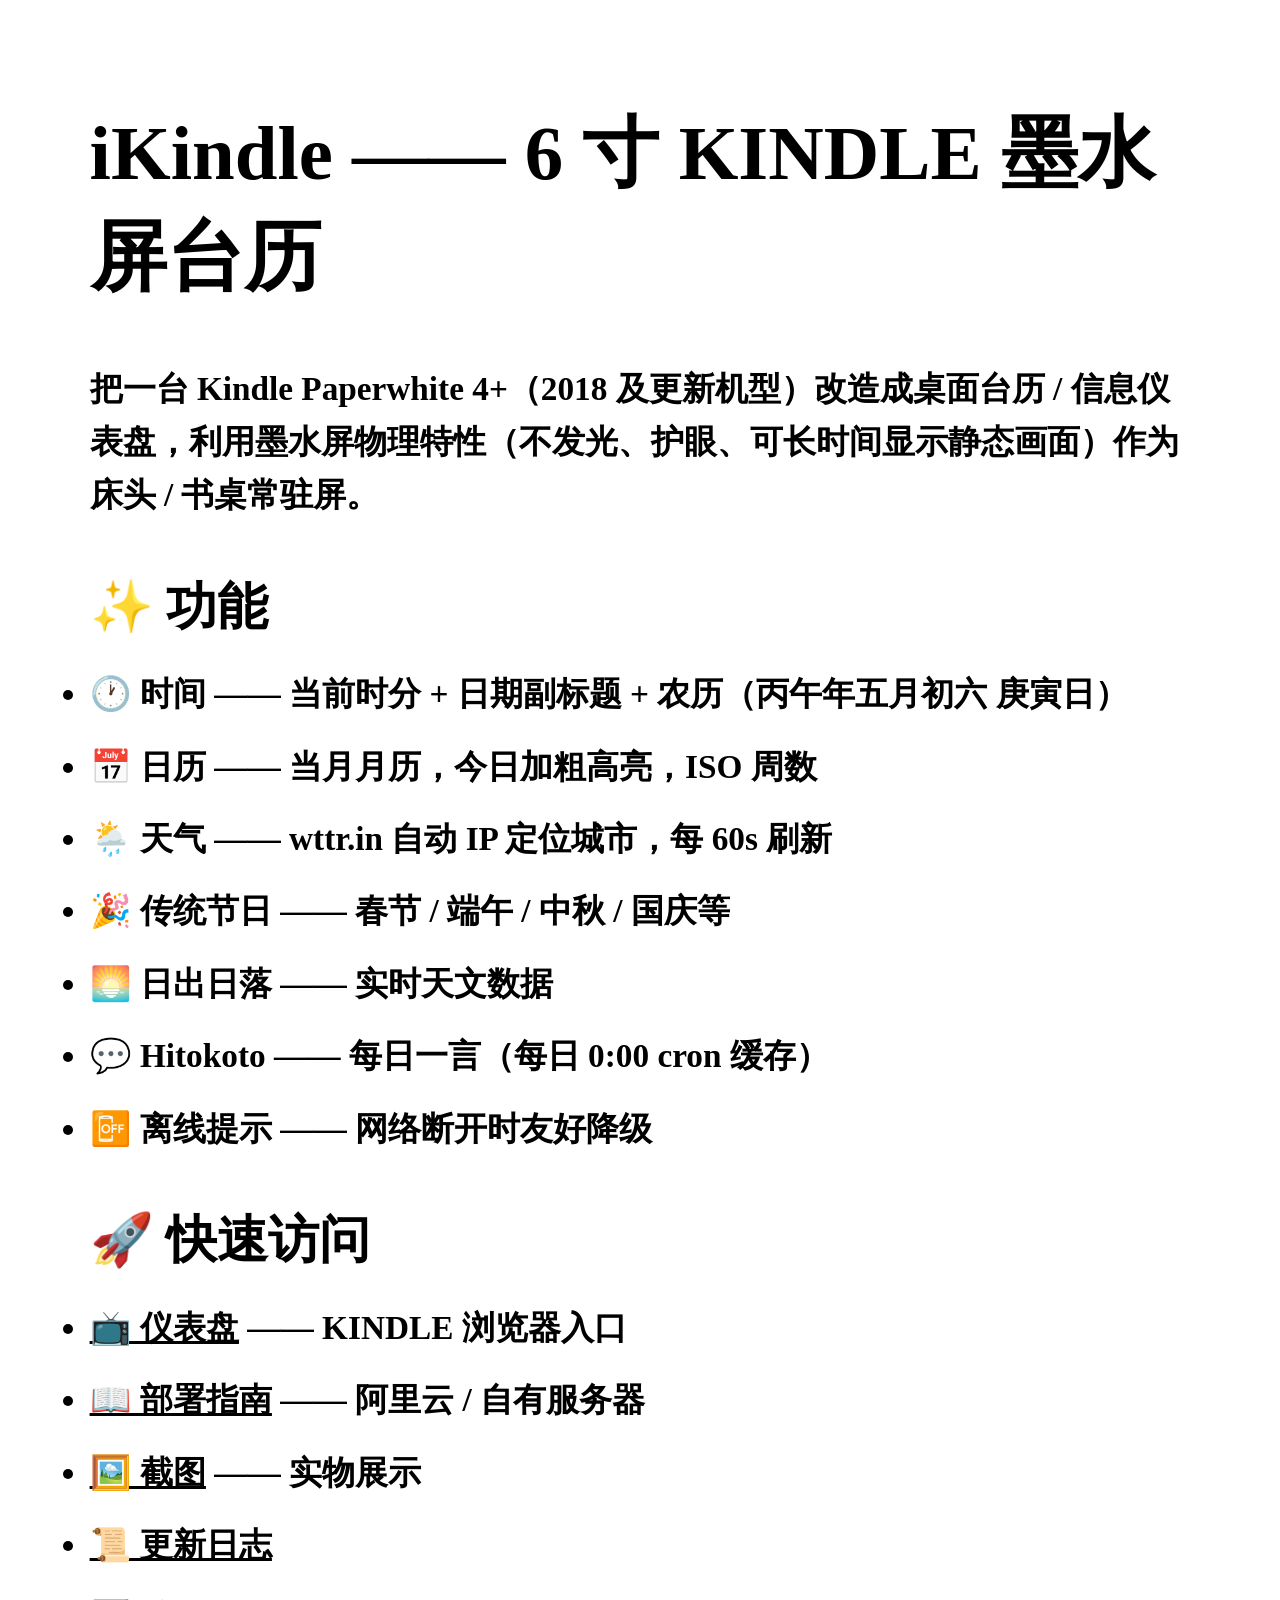
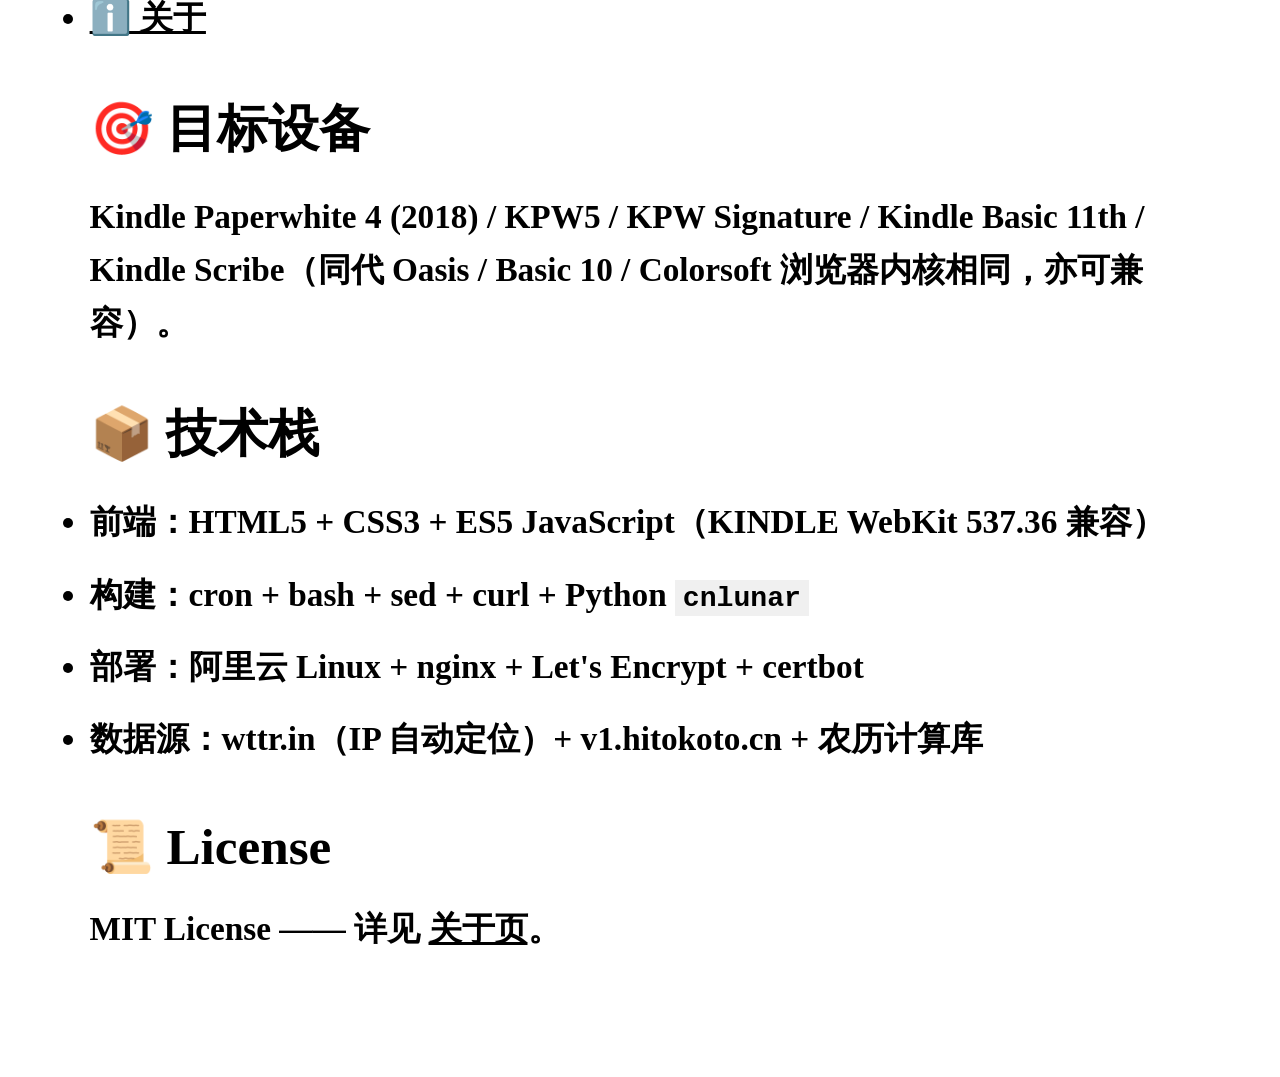
<file: index.html>
<!DOCTYPE html>
<html lang="zh-CN">
<head>
<meta charset="UTF-8">
<title>iKindle —— 6 寸 KINDLE 墨水屏台历仪表盘</title>
<meta name="viewport" content="width=device-width, initial-scale=1.0">
<meta name="description" content="iKindle —— 把 6 寸 KINDLE Paperwhite 4+ 改造成桌面台历仪表盘。墨水屏风格、自动定位城市、显示时间、农历、节日、天气、Hitokoto。开源、零 JS 静态 + ES5 增强。">
<meta name="keywords" content="kindle, dashboard, paperwhite, e-ink, 台历, 墨水屏, 桌面, 时钟, 日历, 天气, 农历, 干支, 节气, hitokoto">
<meta name="robots" content="index, follow">
<meta name="author" content="iKindle Contributors">

<!-- Open Graph -->
<meta property="og:title" content="iKindle —— 6 寸 KINDLE 墨水屏台历">
<meta property="og:description" content="把 6 寸 KINDLE 改造成桌面台历。墨水屏风格、自动定位城市、零 JS + ES5 增强。">
<meta property="og:type" content="website">
<meta property="og:url" content="https://kindle.91api.vip/">
<meta property="og:image" content="https://kindle.91api.vip/assets/screenshot-home.png">

<!-- Canonical -->
<link rel="canonical" href="https://kindle.91api.vip/">

<!-- Stylesheet -->
<link rel="stylesheet" href="style.css">
</head>
<body>
<article class="static-page">
    <h1>iKindle —— 6 寸 KINDLE 墨水屏台历</h1>
    <p>把一台 Kindle Paperwhite 4+（2018 及更新机型）改造成<strong>桌面台历 / 信息仪表盘</strong>，利用墨水屏物理特性（不发光、护眼、可长时间显示静态画面）作为床头 / 书桌常驻屏。</p>

    <h2>✨ 功能</h2>
    <ul>
        <li>🕐 <strong>时间</strong> —— 当前时分 + 日期副标题 + 农历（丙午年五月初六 庚寅日）</li>
        <li>📅 <strong>日历</strong> —— 当月月历，今日加粗高亮，ISO 周数</li>
        <li>🌦️ <strong>天气</strong> —— wttr.in 自动 IP 定位城市，每 60s 刷新</li>
        <li>🎉 <strong>传统节日</strong> —— 春节 / 端午 / 中秋 / 国庆等</li>
        <li>🌅 <strong>日出日落</strong> —— 实时天文数据</li>
        <li>💬 <strong>Hitokoto</strong> —— 每日一言（每日 0:00 cron 缓存）</li>
        <li>📴 <strong>离线提示</strong> —— 网络断开时友好降级</li>
    </ul>

    <h2>🚀 快速访问</h2>
    <ul>
        <li><a href="dashboard.html">📺 仪表盘</a> —— KINDLE 浏览器入口</li>
        <li><a href="install.html">📖 部署指南</a> —— 阿里云 / 自有服务器</li>
        <li><a href="screenshots.html">🖼️ 截图</a> —— 实物展示</li>
        <li><a href="changelog.html">📜 更新日志</a></li>
        <li><a href="about.html">ℹ️ 关于</a></li>
    </ul>

    <h2>🎯 目标设备</h2>
    <p>Kindle Paperwhite 4 (2018) / KPW5 / KPW Signature / Kindle Basic 11th / Kindle Scribe（同代 Oasis / Basic 10 / Colorsoft 浏览器内核相同，亦可兼容）。</p>

    <h2>📦 技术栈</h2>
    <ul>
        <li><strong>前端</strong>：HTML5 + CSS3 + ES5 JavaScript（KINDLE WebKit 537.36 兼容）</li>
        <li><strong>构建</strong>：cron + bash + sed + curl + Python <code>cnlunar</code></li>
        <li><strong>部署</strong>：阿里云 Linux + nginx + Let's Encrypt + certbot</li>
        <li><strong>数据源</strong>：wttr.in（IP 自动定位）+ v1.hitokoto.cn + 农历计算库</li>
    </ul>

    <h2>📜 License</h2>
    <p>MIT License —— 详见 <a href="about.html">关于页</a>。</p>
</article>

<!-- JSON-LD: WebSite + SoftwareApplication -->
<script type="application/ld+json">
{
  "@context": "https://schema.org",
  "@graph": [
    {
      "@type": "WebSite",
      "name": "iKindle",
      "url": "https://kindle.91api.vip/",
      "description": "6 寸 KINDLE 墨水屏台历仪表盘",
      "inLanguage": "zh-CN",
      "publisher": {"@type": "Organization", "name": "iKindle Contributors"}
    },
    {
      "@type": "SoftwareApplication",
      "name": "iKindle Dashboard",
      "applicationCategory": "UtilitiesApplication",
      "operatingSystem": "Kindle OS / WebKit 537.36",
      "offers": {"@type": "Offer", "price": "0", "priceCurrency": "USD"},
      "url": "https://kindle.91api.vip/dashboard.html",
      "softwareRequirements": "Kindle Paperwhite 4 (2018) 或更新机型"
    }
  ]
}
</script>
</body>
</html>
</file>
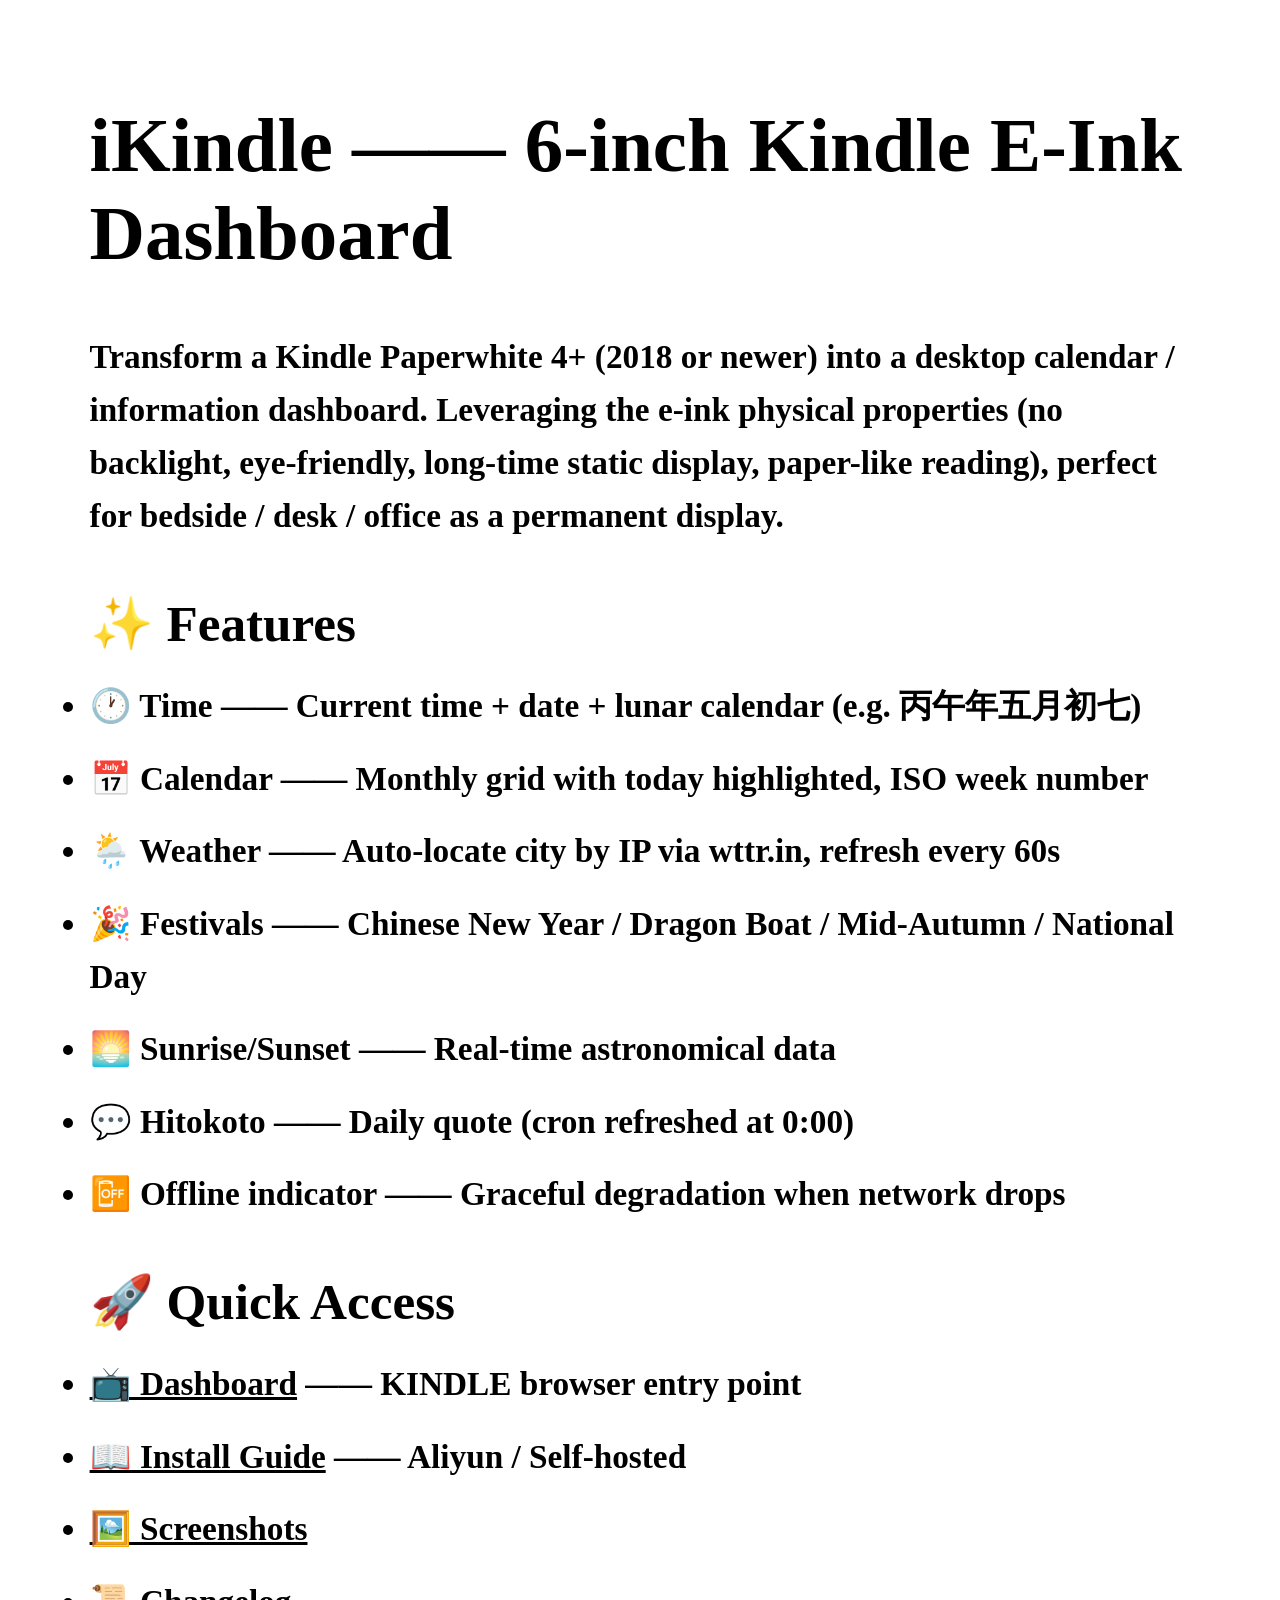
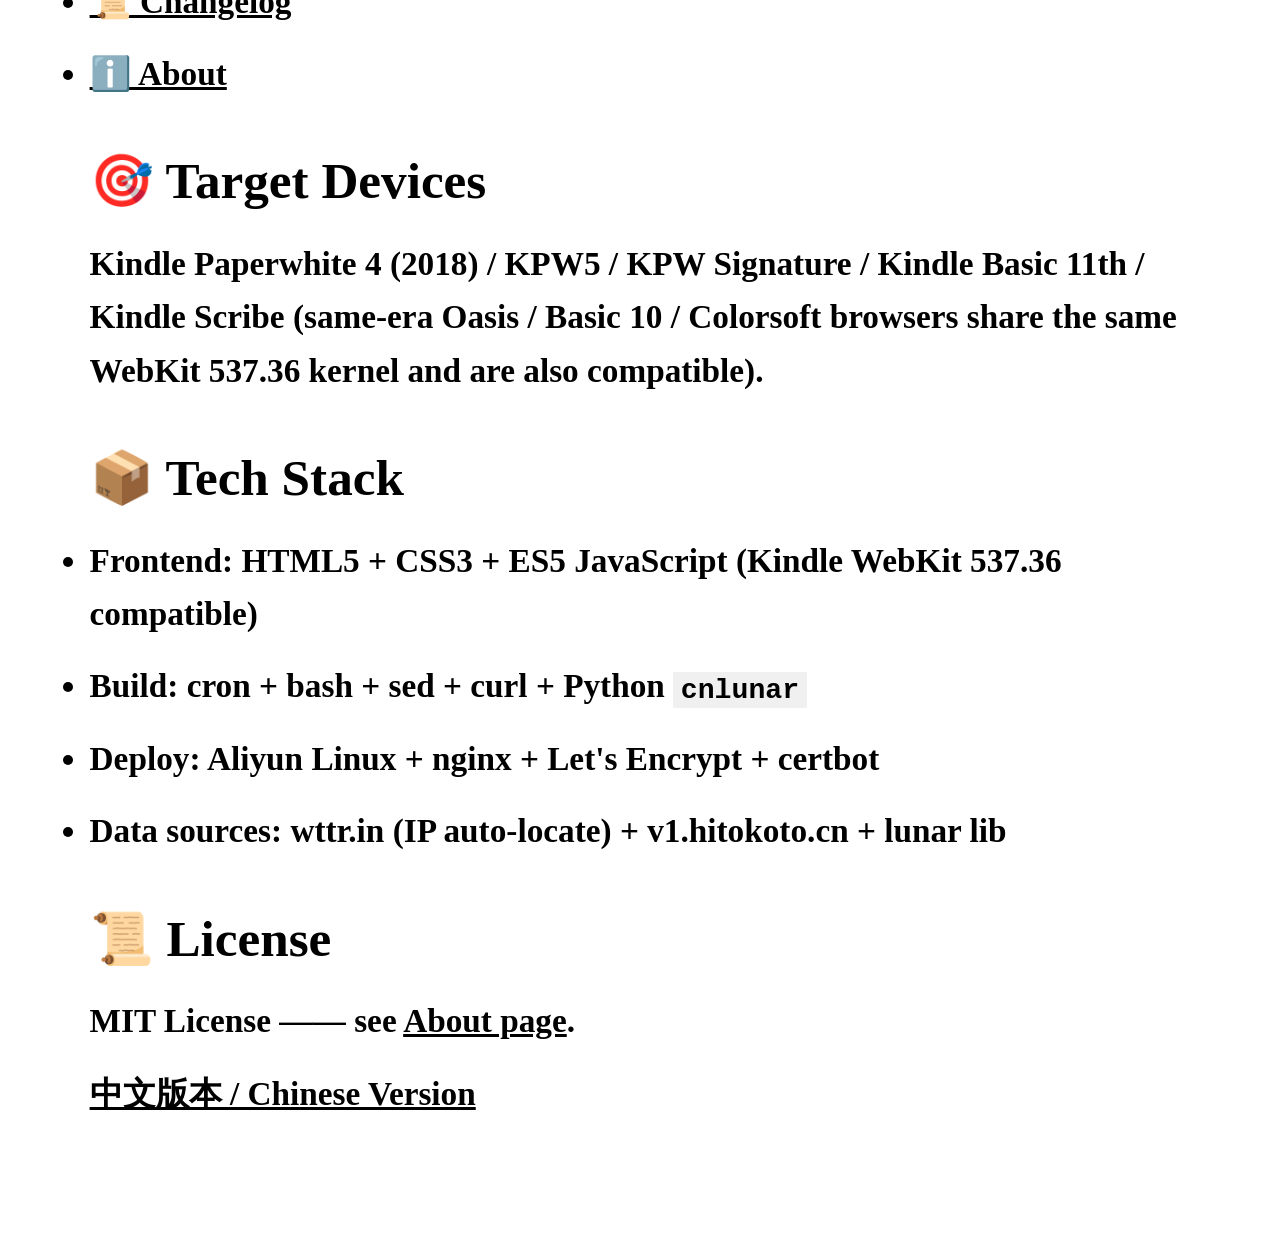
<file: en/index.html>
<!DOCTYPE html>
<html lang="en">
<head>
<meta charset="UTF-8">
<title>iKindle —— E-Ink Dashboard for 6-inch Kindle Paperwhite 4+</title>
<meta name="viewport" content="width=device-width, initial-scale=1.0">
<meta name="description" content="iKindle —— Transform a 6-inch Kindle Paperwhite 4+ into a desktop e-ink dashboard. Auto-locate city, display time, lunar calendar, festivals, weather, Hitokoto. Open source, zero JS + ES5 enhanced.">
<meta name="keywords" content="kindle, dashboard, paperwhite, e-ink, calendar, weather, lunar, hitokoto, offline, screensaver">
<meta name="robots" content="index, follow">
<meta name="author" content="iKindle Contributors">

<meta property="og:title" content="iKindle —— 6-inch Kindle E-Ink Dashboard">
<meta property="og:description" content="Turn your Kindle into a desktop dashboard. E-ink style, auto-locate city, zero JS + ES5 enhanced.">
<meta property="og:type" content="website">
<meta property="og:url" content="https://kindle.91api.vip/en/">

<link rel="canonical" href="https://kindle.91api.vip/en/">
<link rel="alternate" hreflang="zh-CN" href="https://kindle.91api.vip/">
<link rel="alternate" hreflang="en" href="https://kindle.91api.vip/en/">

<link rel="stylesheet" href="../style.css">
</head>
<body>
<article class="static-page">
    <h1>iKindle —— 6-inch Kindle E-Ink Dashboard</h1>
    <p>Transform a <strong>Kindle Paperwhite 4+ (2018 or newer)</strong> into a <strong>desktop calendar / information dashboard</strong>. Leveraging the e-ink physical properties (no backlight, eye-friendly, long-time static display, paper-like reading), perfect for bedside / desk / office as a permanent display.</p>

    <h2>✨ Features</h2>
    <ul>
        <li>🕐 <strong>Time</strong> —— Current time + date + lunar calendar (e.g. 丙午年五月初七)</li>
        <li>📅 <strong>Calendar</strong> —— Monthly grid with today highlighted, ISO week number</li>
        <li>🌦️ <strong>Weather</strong> —— Auto-locate city by IP via wttr.in, refresh every 60s</li>
        <li>🎉 <strong>Festivals</strong> —— Chinese New Year / Dragon Boat / Mid-Autumn / National Day</li>
        <li>🌅 <strong>Sunrise/Sunset</strong> —— Real-time astronomical data</li>
        <li>💬 <strong>Hitokoto</strong> —— Daily quote (cron refreshed at 0:00)</li>
        <li>📴 <strong>Offline indicator</strong> —— Graceful degradation when network drops</li>
    </ul>

    <h2>🚀 Quick Access</h2>
    <ul>
        <li><a href="../dashboard.html">📺 Dashboard</a> —— KINDLE browser entry point</li>
        <li><a href="../install.html">📖 Install Guide</a> —— Aliyun / Self-hosted</li>
        <li><a href="../screenshots.html">🖼️ Screenshots</a></li>
        <li><a href="../changelog.html">📜 Changelog</a></li>
        <li><a href="../about.html">ℹ️ About</a></li>
    </ul>

    <h2>🎯 Target Devices</h2>
    <p>Kindle Paperwhite 4 (2018) / KPW5 / KPW Signature / Kindle Basic 11th / Kindle Scribe (same-era Oasis / Basic 10 / Colorsoft browsers share the same WebKit 537.36 kernel and are also compatible).</p>

    <h2>📦 Tech Stack</h2>
    <ul>
        <li><strong>Frontend</strong>: HTML5 + CSS3 + ES5 JavaScript (Kindle WebKit 537.36 compatible)</li>
        <li><strong>Build</strong>: cron + bash + sed + curl + Python <code>cnlunar</code></li>
        <li><strong>Deploy</strong>: Aliyun Linux + nginx + Let's Encrypt + certbot</li>
        <li><strong>Data sources</strong>: wttr.in (IP auto-locate) + v1.hitokoto.cn + lunar lib</li>
    </ul>

    <h2>📜 License</h2>
    <p>MIT License —— see <a href="../about.html">About page</a>.</p>

    <p><a href="../index.html">中文版本 / Chinese Version</a></p>
</article>

<script type="application/ld+json">
{
  "@context": "https://schema.org",
  "@type": "WebSite",
  "name": "iKindle",
  "url": "https://kindle.91api.vip/en/",
  "description": "6-inch Kindle E-Ink Dashboard",
  "inLanguage": "en",
  "publisher": {"@type": "Organization", "name": "iKindle Contributors"}
}
</script>
</body>
</html>
</file>
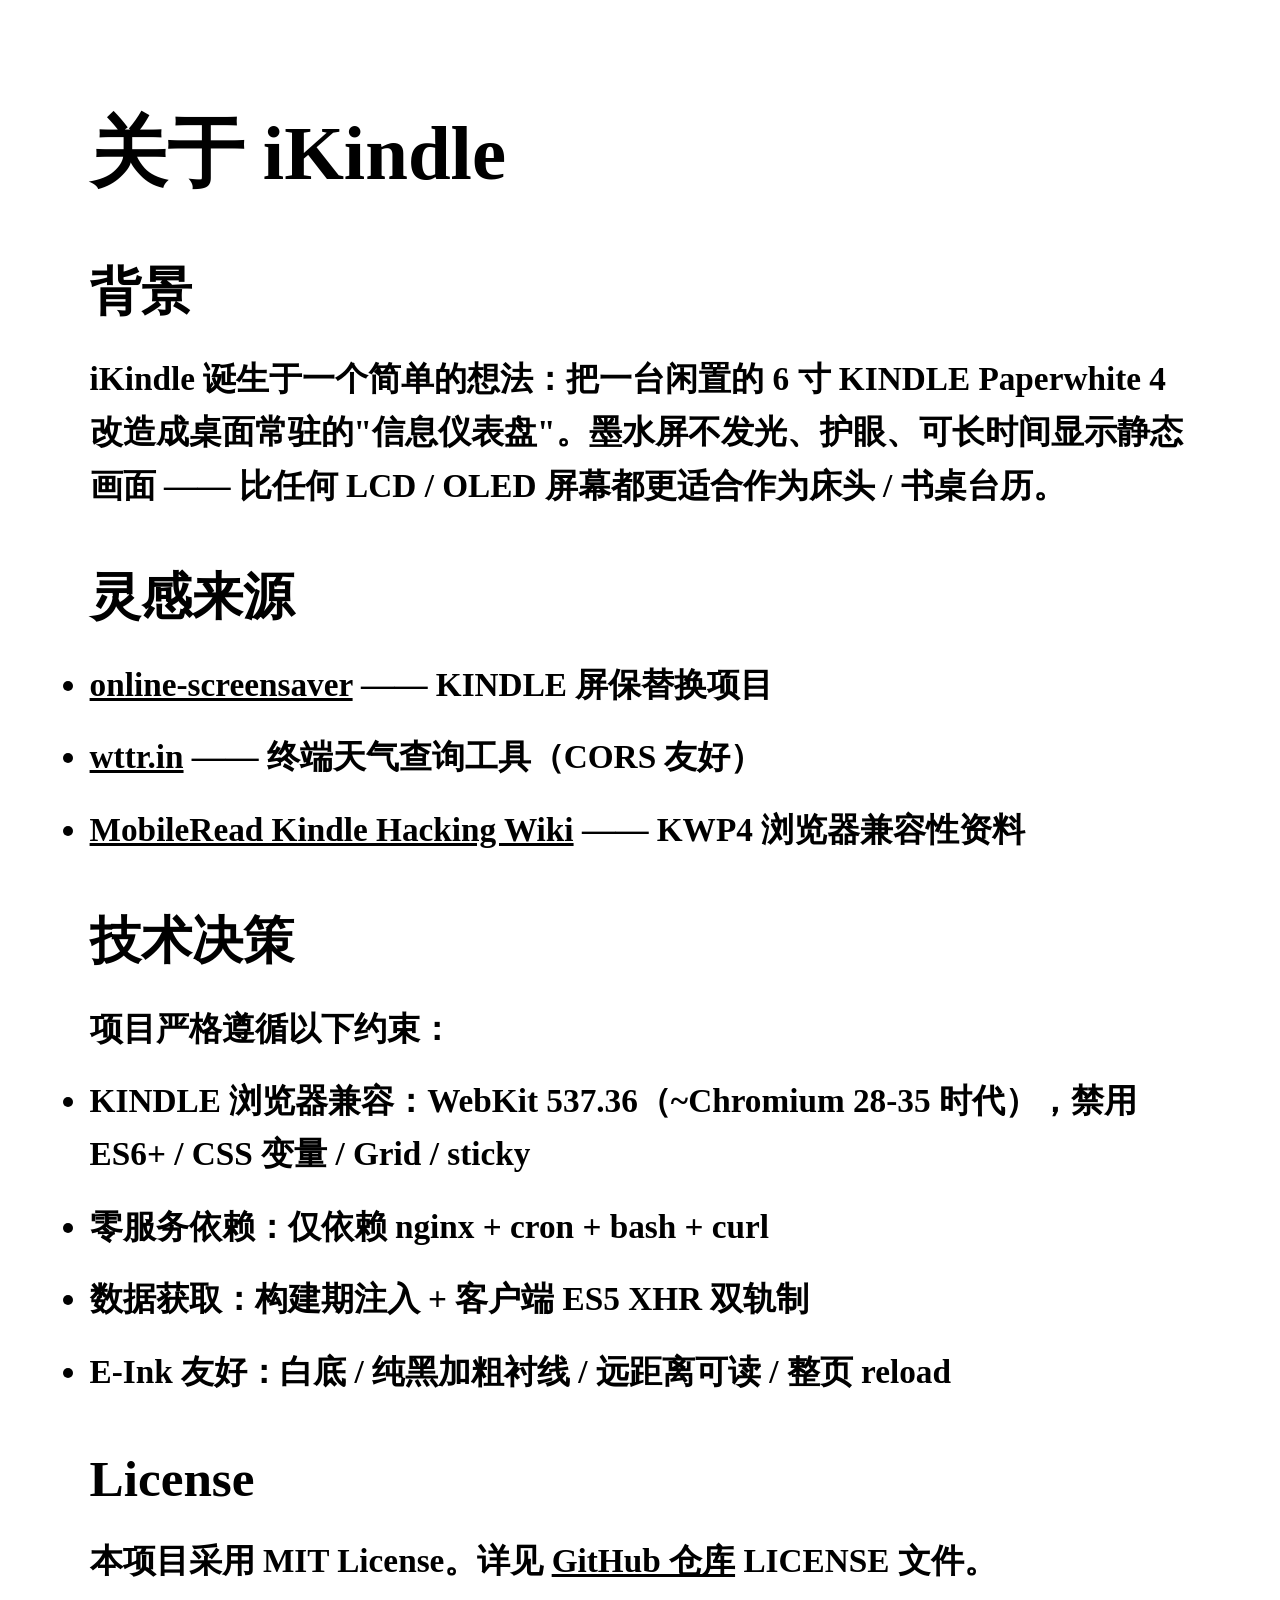
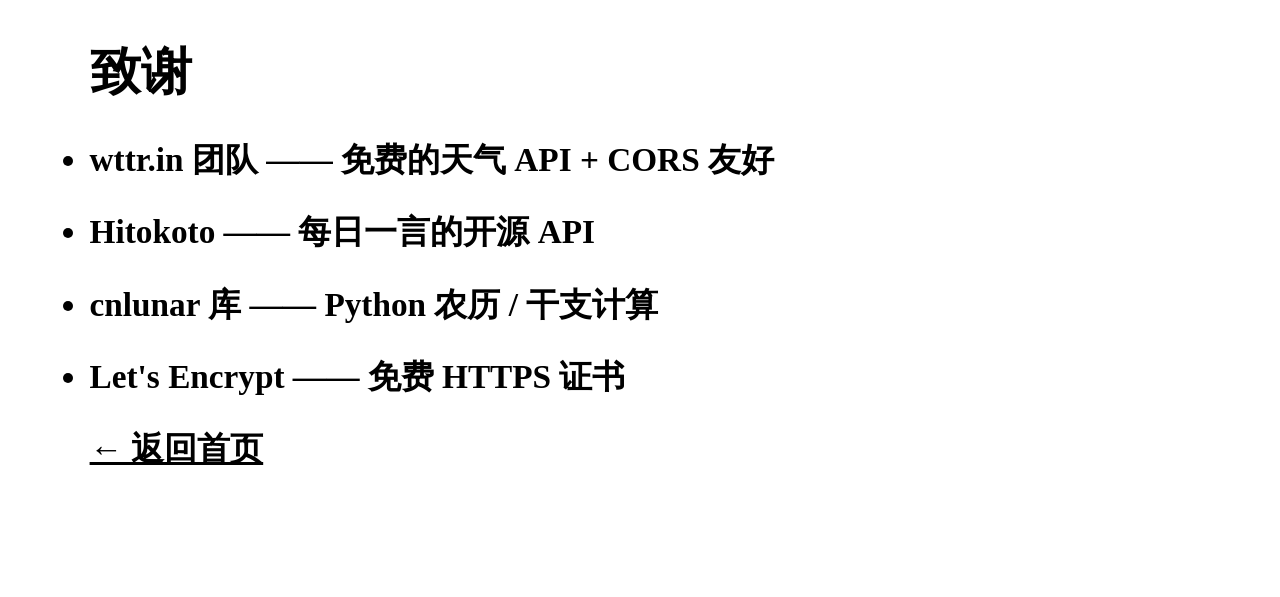
<file: about.html>
<!DOCTYPE html>
<html lang="zh-CN">
<head>
<meta charset="UTF-8">
<title>关于 —— iKindle</title>
<meta name="viewport" content="width=device-width, initial-scale=1.0">
<meta name="description" content="iKindle 项目背景、致谢、License。">
<meta name="robots" content="index, follow">
<link rel="canonical" href="https://kindle.91api.vip/about.html">
<link rel="stylesheet" href="style.css">
</head>
<body>
<article class="static-page">
    <h1>关于 iKindle</h1>

    <h2>背景</h2>
    <p>iKindle 诞生于一个简单的想法：把一台闲置的 6 寸 KINDLE Paperwhite 4 改造成桌面常驻的"信息仪表盘"。墨水屏不发光、护眼、可长时间显示静态画面 —— 比任何 LCD / OLED 屏幕都更适合作为床头 / 书桌台历。</p>

    <h2>灵感来源</h2>
    <ul>
        <li><a href="https://github.com/ypcrts/online-screensaver" rel="external">online-screensaver</a> —— KINDLE 屏保替换项目</li>
        <li><a href="https://github.com/chubin/wttr.in" rel="external">wttr.in</a> —— 终端天气查询工具（CORS 友好）</li>
        <li><a href="https://wiki.mobileread.com/wiki/Kindle_Touch_Hacking" rel="external">MobileRead Kindle Hacking Wiki</a> —— KWP4 浏览器兼容性资料</li>
    </ul>

    <h2>技术决策</h2>
    <p>项目严格遵循以下约束：</p>
    <ul>
        <li><strong>KINDLE 浏览器兼容</strong>：WebKit 537.36（~Chromium 28-35 时代），禁用 ES6+ / CSS 变量 / Grid / sticky</li>
        <li><strong>零服务依赖</strong>：仅依赖 nginx + cron + bash + curl</li>
        <li><strong>数据获取</strong>：构建期注入 + 客户端 ES5 XHR 双轨制</li>
        <li><strong>E-Ink 友好</strong>：白底 / 纯黑加粗衬线 / 远距离可读 / 整页 reload</li>
    </ul>

    <h2>License</h2>
    <p>本项目采用 <strong>MIT License</strong>。详见 <a href="https://github.com/" rel="external">GitHub 仓库</a> LICENSE 文件。</p>

    <h2>致谢</h2>
    <ul>
        <li>wttr.in 团队 —— 免费的天气 API + CORS 友好</li>
        <li>Hitokoto —— 每日一言的开源 API</li>
        <li>cnlunar 库 —— Python 农历 / 干支计算</li>
        <li>Let's Encrypt —— 免费 HTTPS 证书</li>
    </ul>

    <p><a href="index.html">← 返回首页</a></p>
</article>
</body>
</html>
</file>
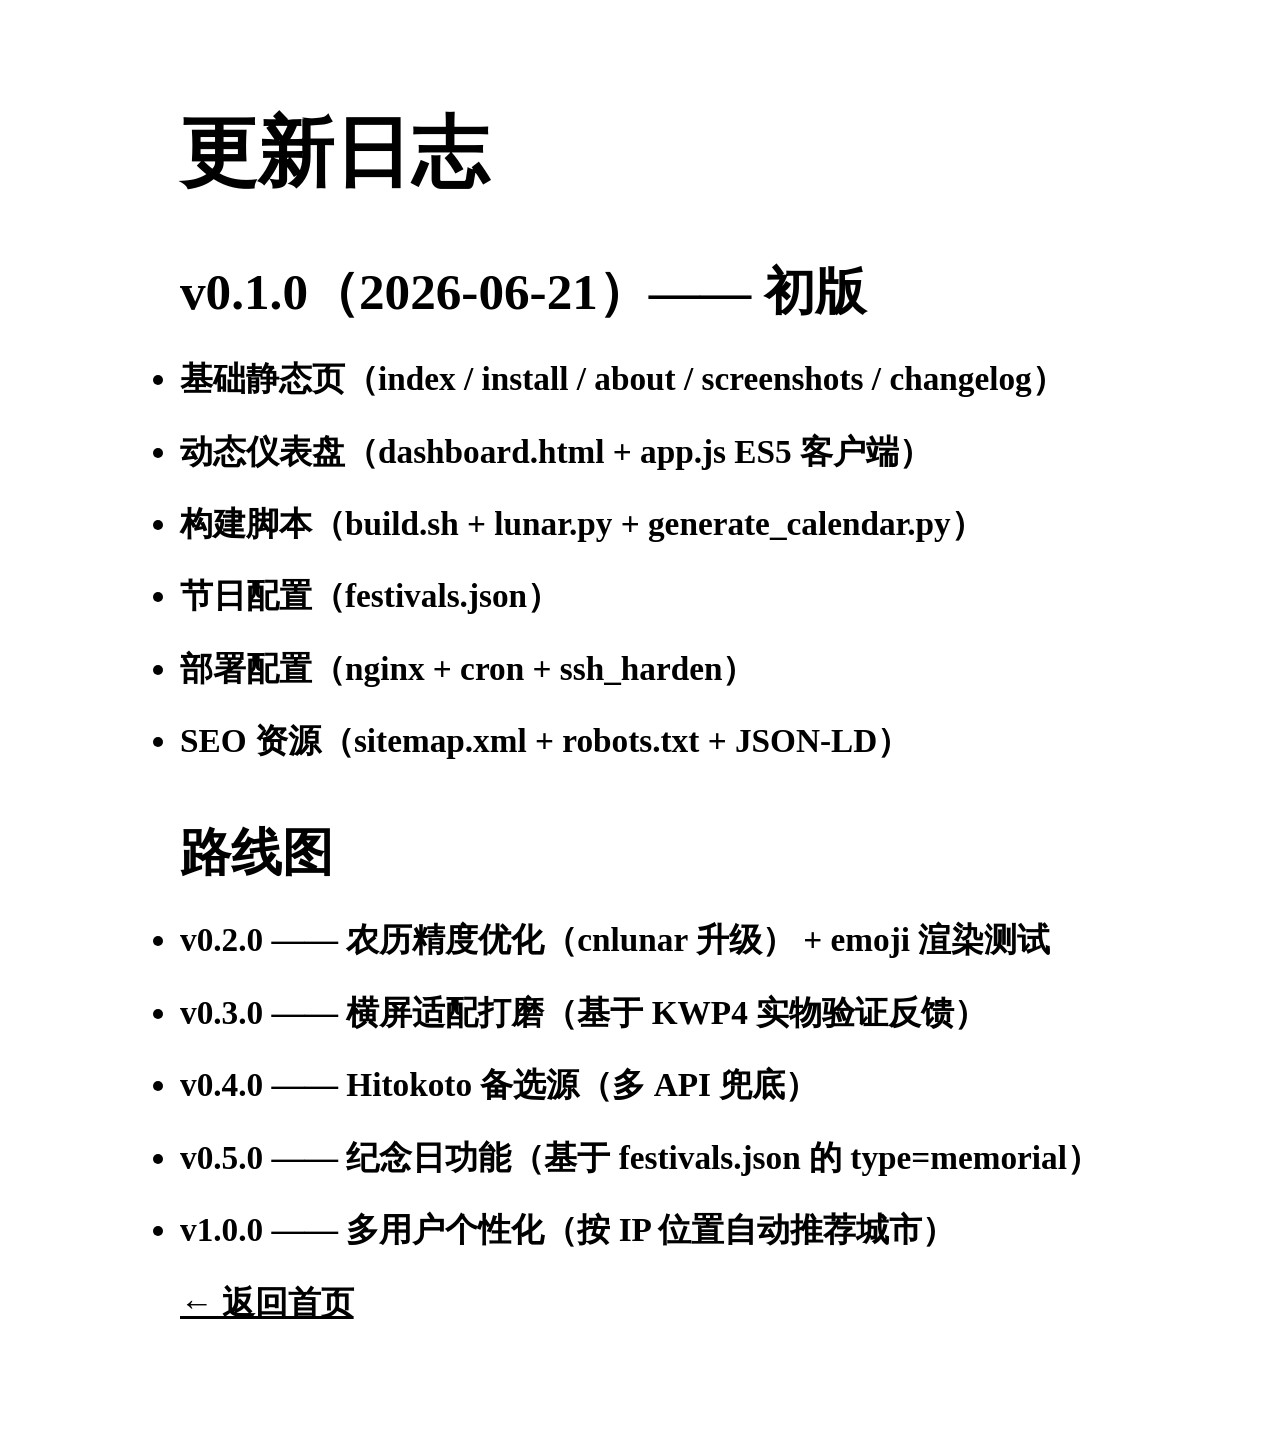
<file: changelog.html>
<!DOCTYPE html>
<html lang="zh-CN">
<head>
<meta charset="UTF-8">
<title>更新日志 —— iKindle</title>
<meta name="viewport" content="width=device-width, initial-scale=1.0">
<meta name="description" content="iKindle 版本历史与更新日志。">
<meta name="robots" content="index, follow">
<link rel="canonical" href="https://kindle.91api.vip/changelog.html">
<link rel="stylesheet" href="style.css">
</head>
<body>
<article class="static-page">
    <h1>更新日志</h1>

    <h2>v0.1.0（2026-06-21）—— 初版</h2>
    <ul>
        <li>基础静态页（index / install / about / screenshots / changelog）</li>
        <li>动态仪表盘（dashboard.html + app.js ES5 客户端）</li>
        <li>构建脚本（build.sh + lunar.py + generate_calendar.py）</li>
        <li>节日配置（festivals.json）</li>
        <li>部署配置（nginx + cron + ssh_harden）</li>
        <li>SEO 资源（sitemap.xml + robots.txt + JSON-LD）</li>
    </ul>

    <h2>路线图</h2>
    <ul>
        <li><strong>v0.2.0</strong> —— 农历精度优化（cnlunar 升级） + emoji 渲染测试</li>
        <li><strong>v0.3.0</strong> —— 横屏适配打磨（基于 KWP4 实物验证反馈）</li>
        <li><strong>v0.4.0</strong> —— Hitokoto 备选源（多 API 兜底）</li>
        <li><strong>v0.5.0</strong> —— 纪念日功能（基于 festivals.json 的 type=memorial）</li>
        <li><strong>v1.0.0</strong> —— 多用户个性化（按 IP 位置自动推荐城市）</li>
    </ul>

    <p><a href="index.html">← 返回首页</a></p>
</article>
</body>
</html>
</file>
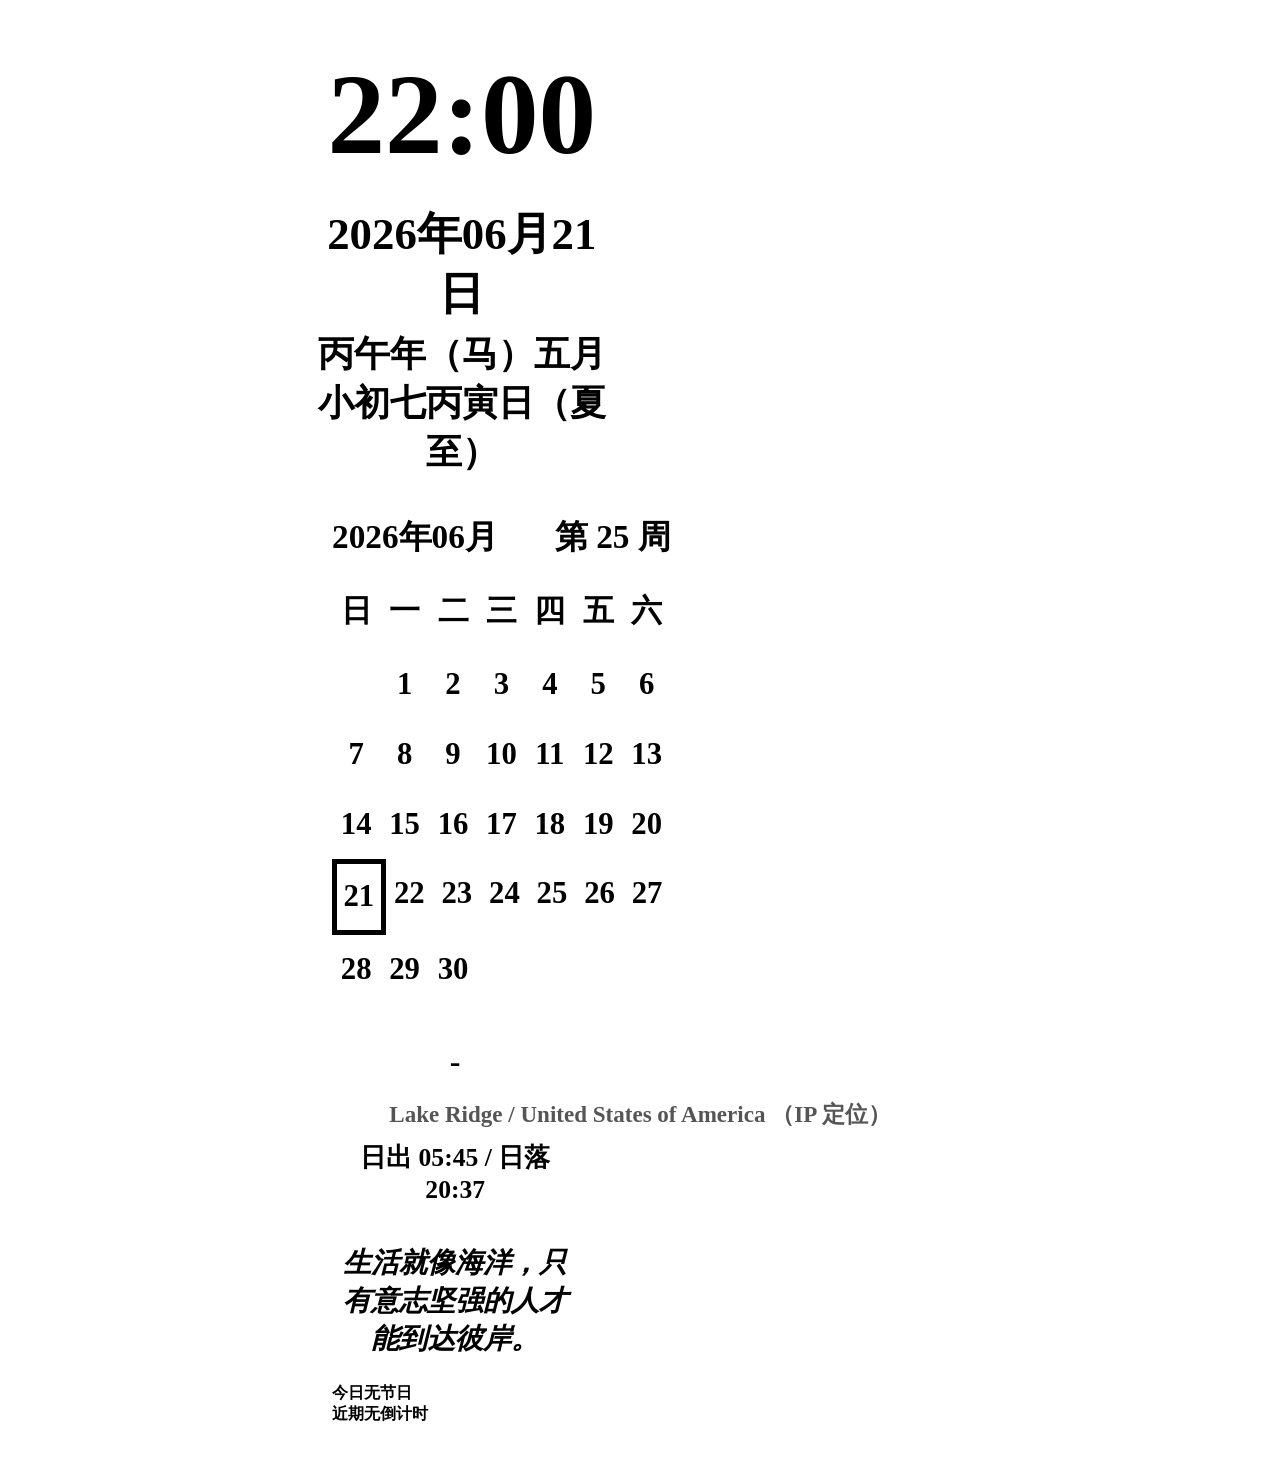
<file: dashboard.html>
<!DOCTYPE html>
<html lang="zh-CN">
<head>
<meta charset="UTF-8">
<meta http-equiv="refresh" content="1800">
<title>iKindle 台历</title>
<meta name="viewport" content="width=device-width, initial-scale=1.0">
<meta name="description" content="iKindle —— 6 寸 KINDLE 墨水屏台历仪表盘。自动定位城市、显示农历、传统节日、Hitokoto。">
<meta name="keywords" content="kindle, dashboard, paperwhite, e-ink, 台历, 墨水屏, 桌面, 时钟, 日历, 天气">
<meta name="robots" content="index, follow">
<meta name="author" content="iKindle Contributors">

<!-- Open Graph -->
<meta property="og:title" content="iKindle 台历">
<meta property="og:description" content="6 寸 KINDLE 墨水屏台历仪表盘">
<meta property="og:type" content="website">
<meta property="og:url" content="https://kindle.91api.vip/dashboard.html">

<!-- Canonical -->
<link rel="canonical" href="https://kindle.91api.vip/dashboard.html">

<!-- Stylesheet -->
<link rel="stylesheet" href="style.css">
</head>
<body>
<div id="offline-banner">网络已断开，部分功能不可用</div>

<header>
    <div class="time">22:00</div>
    <div class="date">2026年06月21日</div>
    <div class="lunar">丙午年（马）五月小初七丙寅日（夏至）</div>
</header>

<main>
    <section class="calendar">
        <div class="calendar-header">
            <span>2026年06月</span>
            <span>第 25 周</span>
        </div>
        <div class="calendar-week">
            <div class="calendar-day">日</div>
            <div class="calendar-day">一</div>
            <div class="calendar-day">二</div>
            <div class="calendar-day">三</div>
            <div class="calendar-day">四</div>
            <div class="calendar-day">五</div>
            <div class="calendar-day">六</div>
        </div>
        <div class="calendar-body">
            <div class="calendar-week">
<div class="calendar-blank"></div>
<div class="calendar-day">1</div>
<div class="calendar-day">2</div>
<div class="calendar-day">3</div>
<div class="calendar-day">4</div>
<div class="calendar-day">5</div>
<div class="calendar-day">6</div>
</div>
<div class="calendar-week">
<div class="calendar-day">7</div>
<div class="calendar-day">8</div>
<div class="calendar-day">9</div>
<div class="calendar-day">10</div>
<div class="calendar-day">11</div>
<div class="calendar-day">12</div>
<div class="calendar-day">13</div>
</div>
<div class="calendar-week">
<div class="calendar-day">14</div>
<div class="calendar-day">15</div>
<div class="calendar-day">16</div>
<div class="calendar-day">17</div>
<div class="calendar-day">18</div>
<div class="calendar-day">19</div>
<div class="calendar-day">20</div>
</div>
<div class="calendar-week">
<div class="calendar-day today">21</div>
<div class="calendar-day">22</div>
<div class="calendar-day">23</div>
<div class="calendar-day">24</div>
<div class="calendar-day">25</div>
<div class="calendar-day">26</div>
<div class="calendar-day">27</div>
</div>
<div class="calendar-week">
<div class="calendar-day">28</div>
<div class="calendar-day">29</div>
<div class="calendar-day">30</div>
<div class="calendar-blank"></div>
<div class="calendar-blank"></div>
<div class="calendar-blank"></div>
<div class="calendar-blank"></div>
</div>
        </div>
    </section>

    <section class="weather-section">
        <div class="weather" id="weather">加载中...</div>
        <div class="location" id="location">Lake Ridge / United States of America （IP 定位）</div>
        <div class="sunrise-sunset">日出 05:45 / 日落 20:37</div>
    </section>

    <section class="hitokoto-section">
        <div class="hitokoto" id="hitokoto">生活就像海洋，只有意志坚强的人才能到达彼岸。</div>
    </section>

    <section class="festivals">
        <div class="festival-today">今日无节日</div>
        <div class="countdown" id="countdown">近期无倒计时</div>
    </section>
</main>

<!-- KINDLE 端 ES5 客户端逻辑 -->
<script src="app.js"></script>
</body>
</html>
</file>
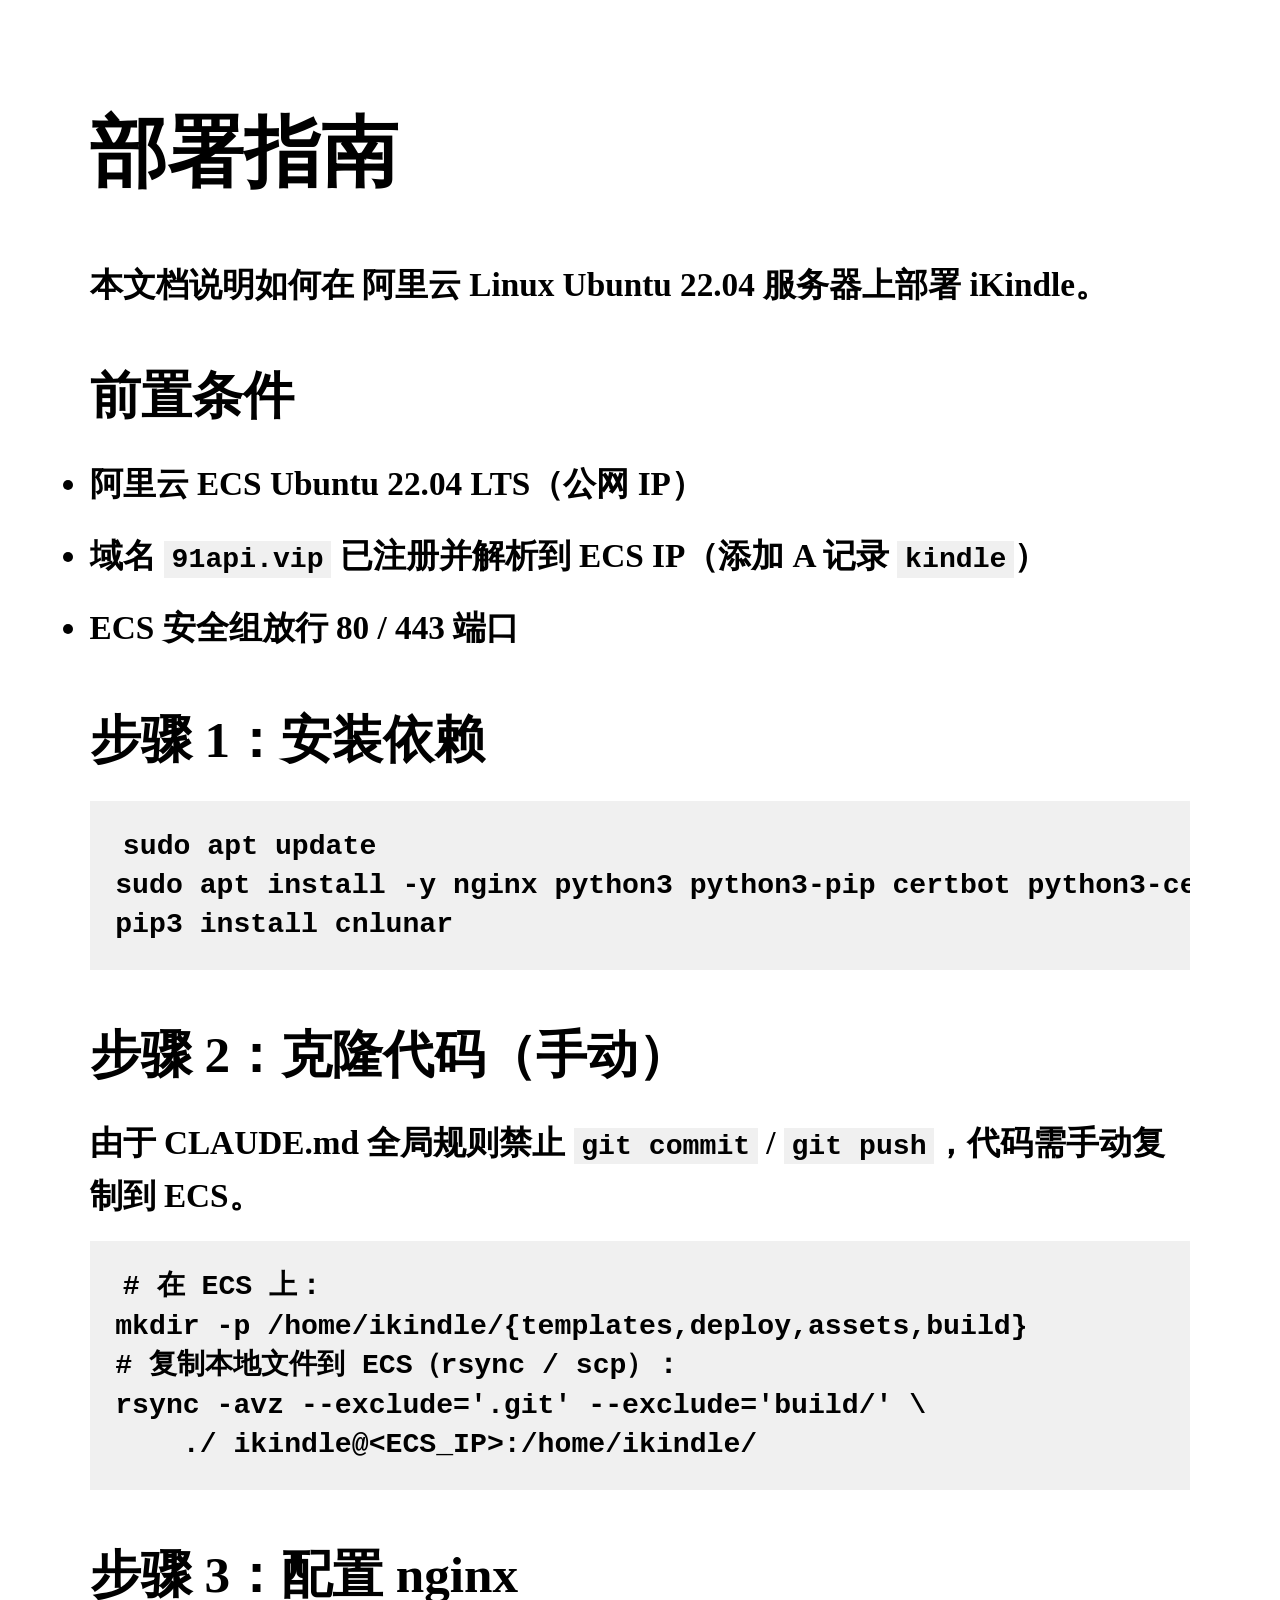
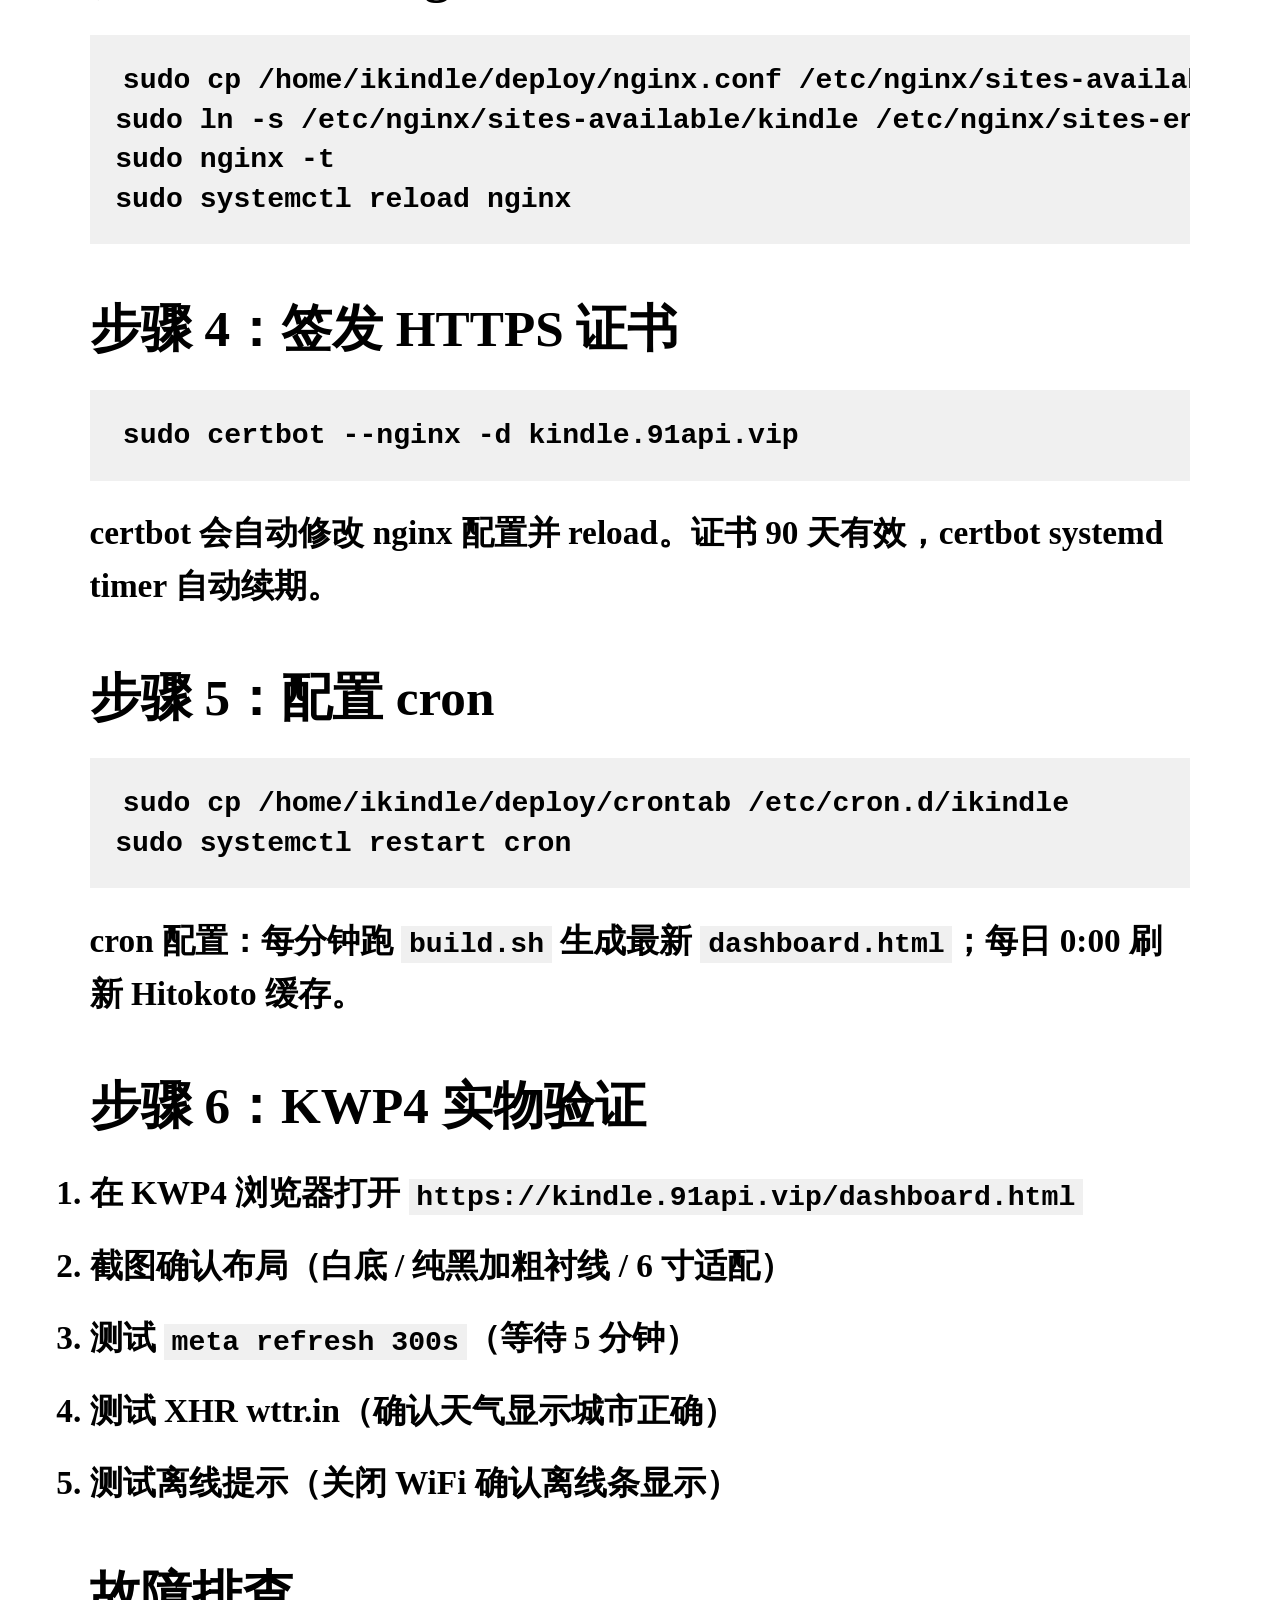
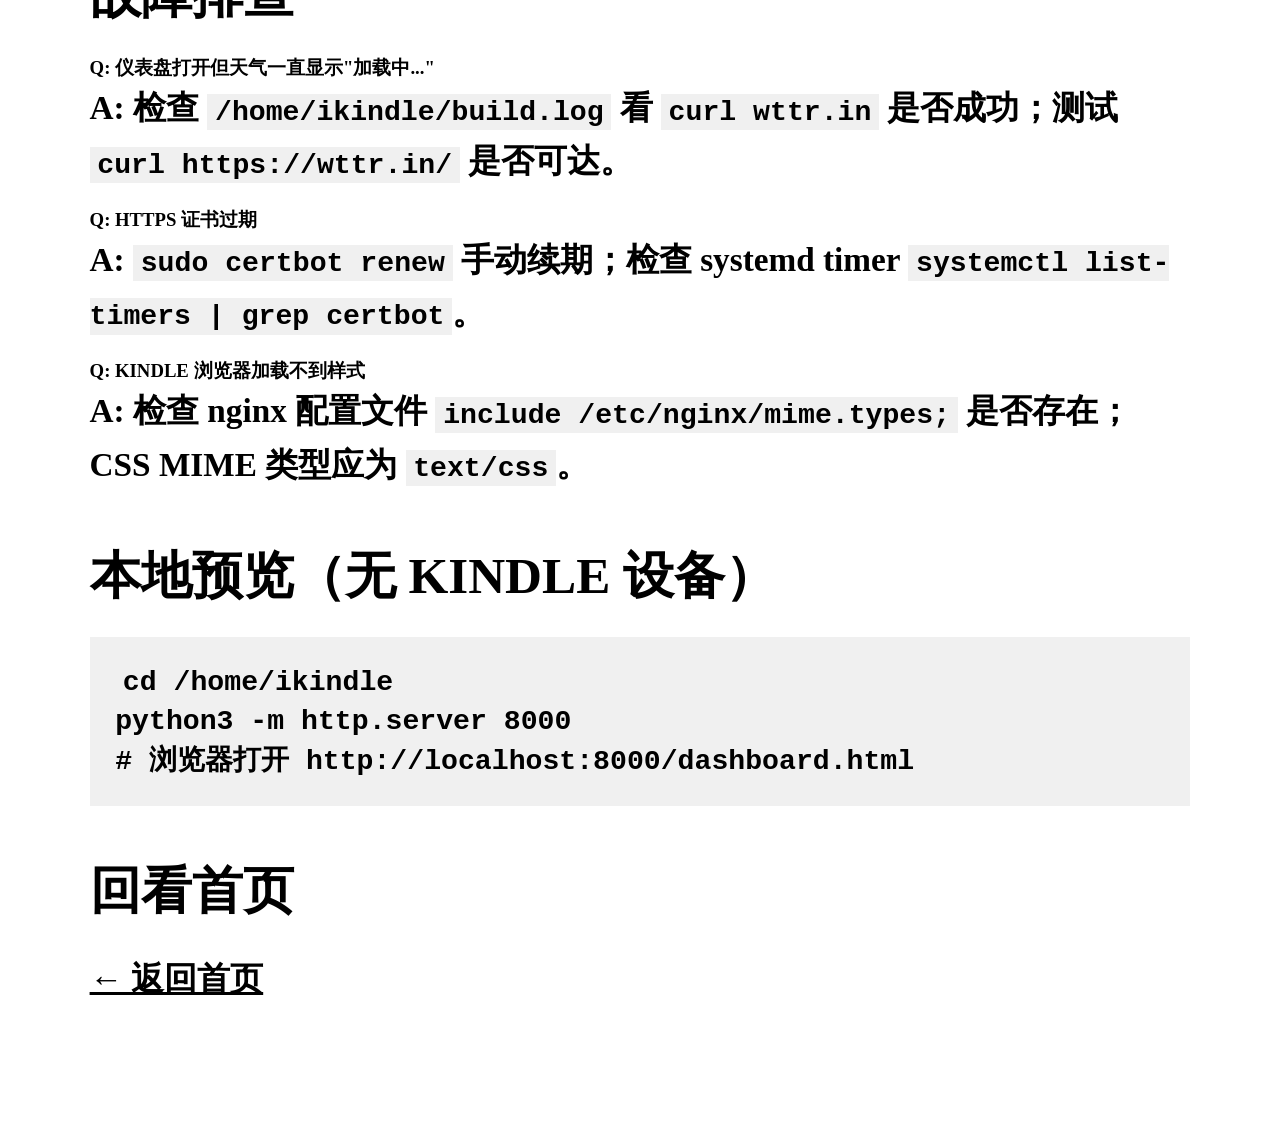
<file: install.html>
<!DOCTYPE html>
<html lang="zh-CN">
<head>
<meta charset="UTF-8">
<title>部署指南 —— iKindle</title>
<meta name="viewport" content="width=device-width, initial-scale=1.0">
<meta name="description" content="iKindle 部署指南 —— 在阿里云 Linux Ubuntu 22.04 上部署 KINDLE 墨水屏台历。">
<meta name="keywords" content="ikindle, 部署, deploy, aliyun, nginx, letsencrypt, kindle">
<meta name="robots" content="index, follow">

<meta property="og:title" content="iKindle 部署指南">
<meta property="og:description" content="阿里云 Linux + nginx + Let's Encrypt 一键部署">
<meta property="og:type" content="article">

<link rel="canonical" href="https://kindle.91api.vip/install.html">
<link rel="stylesheet" href="style.css">
</head>
<body>
<article class="static-page">
    <h1>部署指南</h1>
    <p>本文档说明如何在 <strong>阿里云 Linux Ubuntu 22.04</strong> 服务器上部署 iKindle。</p>

    <h2>前置条件</h2>
    <ul>
        <li>阿里云 ECS Ubuntu 22.04 LTS（公网 IP）</li>
        <li>域名 <code>91api.vip</code> 已注册并解析到 ECS IP（添加 A 记录 <code>kindle</code>）</li>
        <li>ECS 安全组放行 80 / 443 端口</li>
    </ul>

    <h2>步骤 1：安装依赖</h2>
    <pre><code>sudo apt update
sudo apt install -y nginx python3 python3-pip certbot python3-certbot-nginx
pip3 install cnlunar</code></pre>

    <h2>步骤 2：克隆代码（手动）</h2>
    <p>由于 CLAUDE.md 全局规则禁止 <code>git commit</code> / <code>git push</code>，代码需手动复制到 ECS。</p>
    <pre><code># 在 ECS 上：
mkdir -p /home/ikindle/{templates,deploy,assets,build}
# 复制本地文件到 ECS（rsync / scp）：
rsync -avz --exclude='.git' --exclude='build/' \
    ./ ikindle@&lt;ECS_IP&gt;:/home/ikindle/</code></pre>

    <h2>步骤 3：配置 nginx</h2>
    <pre><code>sudo cp /home/ikindle/deploy/nginx.conf /etc/nginx/sites-available/kindle
sudo ln -s /etc/nginx/sites-available/kindle /etc/nginx/sites-enabled/
sudo nginx -t
sudo systemctl reload nginx</code></pre>

    <h2>步骤 4：签发 HTTPS 证书</h2>
    <pre><code>sudo certbot --nginx -d kindle.91api.vip</code></pre>
    <p>certbot 会自动修改 nginx 配置并 reload。证书 90 天有效，certbot systemd timer 自动续期。</p>

    <h2>步骤 5：配置 cron</h2>
    <pre><code>sudo cp /home/ikindle/deploy/crontab /etc/cron.d/ikindle
sudo systemctl restart cron</code></pre>
    <p>cron 配置：每分钟跑 <code>build.sh</code> 生成最新 <code>dashboard.html</code>；每日 0:00 刷新 Hitokoto 缓存。</p>

    <h2>步骤 6：KWP4 实物验证</h2>
    <ol>
        <li>在 KWP4 浏览器打开 <code>https://kindle.91api.vip/dashboard.html</code></li>
        <li>截图确认布局（白底 / 纯黑加粗衬线 / 6 寸适配）</li>
        <li>测试 <code>meta refresh 300s</code>（等待 5 分钟）</li>
        <li>测试 XHR wttr.in（确认天气显示城市正确）</li>
        <li>测试离线提示（关闭 WiFi 确认离线条显示）</li>
    </ol>

    <h2>故障排查</h2>
    <h3>Q: 仪表盘打开但天气一直显示"加载中..."</h3>
    <p>A: 检查 <code>/home/ikindle/build.log</code> 看 <code>curl wttr.in</code> 是否成功；测试 <code>curl https://wttr.in/</code> 是否可达。</p>

    <h3>Q: HTTPS 证书过期</h3>
    <p>A: <code>sudo certbot renew</code> 手动续期；检查 systemd timer <code>systemctl list-timers | grep certbot</code>。</p>

    <h3>Q: KINDLE 浏览器加载不到样式</h3>
    <p>A: 检查 nginx 配置文件 <code>include /etc/nginx/mime.types;</code> 是否存在；CSS MIME 类型应为 <code>text/css</code>。</p>

    <h2>本地预览（无 KINDLE 设备）</h2>
    <pre><code>cd /home/ikindle
python3 -m http.server 8000
# 浏览器打开 http://localhost:8000/dashboard.html</code></pre>

    <h2>回看首页</h2>
    <p><a href="index.html">← 返回首页</a></p>
</article>

<!-- JSON-LD: HowTo -->
<script type="application/ld+json">
{
  "@context": "https://schema.org",
  "@type": "HowTo",
  "name": "如何在阿里云 Linux 上部署 iKindle",
  "description": "阿里云 ECS Ubuntu 22.04 + nginx + Let's Encrypt + certbot 一键部署 KINDLE 墨水屏台历仪表盘",
  "totalTime": "PT15M",
  "tool": [
    {"@type": "HowToTool", "name": "nginx"},
    {"@type": "HowToTool", "name": "certbot"},
    {"@type": "HowToTool", "name": "Python 3"}
  ],
  "step": [
    {"@type": "HowToStep", "name": "安装依赖", "text": "apt install nginx python3 certbot; pip3 install cnlunar"},
    {"@type": "HowToStep", "name": "克隆代码", "text": "rsync 代码到 ECS /home/ikindle/"},
    {"@type": "HowToStep", "name": "配置 nginx", "text": "cp deploy/nginx.conf 到 /etc/nginx/sites-enabled/"},
    {"@type": "HowToStep", "name": "签发 HTTPS", "text": "certbot --nginx -d kindle.91api.vip"},
    {"@type": "HowToStep", "name": "配置 cron", "text": "cp deploy/crontab 到 /etc/cron.d/ikindle"},
    {"@type": "HowToStep", "name": "KWP4 验证", "text": "在 KINDLE 浏览器打开 https://kindle.91api.vip/dashboard.html"}
  ]
}
</script>
</body>
</html>
</file>
<file: style.css>
/* ============================================================================
 * iKindle —— 墨水屏台历样式
 *
 * 设计目标：
 *   - 模拟 E-Ink 墨水屏视觉效果（白底 / 纯黑 / 衬线字体）
 *   - 适配 6 寸 KINDLE Paperwhite 4+（viewport 1072x1448）
 *   - 禁用 CSS 变量（KINDLE WebKit 537.36 不支持）
 *   - 禁用 CSS Grid / position: sticky（同上）
 *   - 仅使用 Flexbox + 显式 flex 方向
 *
 * 响应式策略：
 *   - 竖屏（portrait）：单列纵向堆叠
 *   - 横屏（landscape）：左右两栏（时间 | 日历+天气）
 *
 * 字号体系（vw 单位适配任意 viewport）：
 *   - .time        ~12vw（最大，远距离可读）
 *   - .date        ~3.5vw
 *   - .lunar       ~2.8vw
 *   - .weather     ~2.5vw
 *   - .calendar    ~2.4vw（单元格）
 *   - .hitokoto    ~2.2vw
 * ========================================================================== */

/* 全局 reset */
* {
    margin: 0;
    padding: 0;
    box-sizing: border-box;
}

html, body {
    background: #ffffff;
    color: #000000;
    /* VIS-009：KINDLE Paperwhite 4 内置字体优先级提前
     * 字体回退链：Caecilia (KINDLE 内置衬线) → Bookerly → 系统中文 → Linux 字体兜底
     */
    font-family: Caecilia, Bookerly, Georgia, "Times New Roman",
                 "Source Han Serif SC", "Noto Serif CJK SC", serif;
    font-weight: bold;
    -webkit-text-size-adjust: 100%;
    overflow-x: hidden;
}

/* 主体容器：单列 Flexbox 纵向堆叠 */
body {
    display: flex;
    flex-direction: column;
    align-items: center;
    padding: 4vw;
    min-height: 100vh;
}

/* 时间区 */
.time {
    font-size: 12vw;
    line-height: 1.1;
    text-align: center;
    margin-bottom: 2vw;
}

.date {
    font-size: 3.5vw;
    text-align: center;
    margin-bottom: 0.5vw;
}

.lunar {
    font-size: 2.8vw;
    text-align: center;
    color: #000000;
    margin-bottom: 3vw;
}

/* 日历区 */
.calendar {
    width: 100%;
    max-width: 92vw;
    margin-bottom: 3vw;
}

.calendar-header {
    display: flex;
    justify-content: space-between;
    font-size: 2.6vw;
    margin-bottom: 1vw;
}

.calendar-week {
    display: flex;
}

.calendar-day, .calendar-blank {
    flex: 1;
    text-align: center;
    font-size: 2.4vw;
    padding: 1.2vw 0;
    border: 0.2vw solid #ffffff;
}

.calendar-day.today {
    border: 0.4vw solid #000000;
    font-weight: bold;
}

.calendar-day.festival {
    text-decoration: underline;
}

/* 天气区 */
.weather {
    font-size: 2.5vw;
    text-align: center;
    margin-bottom: 1.5vw;
}

.location {
    font-size: 1.8vw;
    text-align: center;
    color: #555555;
    margin-bottom: 0.8vw;
}

.sunrise-sunset {
    font-size: 2vw;
    text-align: center;
    color: #000000;
    margin-bottom: 3vw;
}

/* Hitokoto */
.hitokoto {
    font-size: 2.2vw;
    text-align: center;
    font-style: italic;
    margin-bottom: 2vw;
}

/* 离线提示条 */
#offline-banner {
    display: none;
    position: fixed;
    top: 0;
    left: 0;
    right: 0;
    background: #000000;
    color: #ffffff;
    text-align: center;
    padding: 1vw;
    font-size: 2vw;
    z-index: 9999;
}

body.offline #offline-banner {
    display: block;
}

/* 横屏适配：左右两栏 */
@media (orientation: landscape) {
    body {
        flex-direction: row;
        flex-wrap: wrap;
        justify-content: space-around;
    }

    .time, .date, .lunar {
        width: 45%;
    }

    .time {
        font-size: 9vw;
    }

    .calendar {
        width: 55%;
    }

    .weather, .sunrise-sunset, .hitokoto {
        width: 40%;
    }
}

/* 静态页面通用样式 */
.static-page {
    max-width: 90vw;
    margin: 0 auto;
    padding: 4vw 2vw;
}

.static-page h1 {
    font-size: 6vw;
    margin-bottom: 4vw;
}

.static-page h2 {
    font-size: 4vw;
    margin-top: 4vw;
    margin-bottom: 2vw;
}

.static-page p, .static-page li {
    font-size: 2.6vw;
    line-height: 1.6;
    margin-bottom: 1.5vw;
}

.static-page code {
    background: #f0f0f0;
    padding: 0.2vw 0.6vw;
    font-family: monospace;
    font-size: 2.2vw;
}

.static-page pre {
    background: #f0f0f0;
    padding: 2vw;
    overflow-x: auto;
    font-size: 2.2vw;
    line-height: 1.4;
    margin-bottom: 2vw;
}

.static-page a {
    color: #000000;
    text-decoration: underline;
}

/* 截图展示 */
.screenshot-grid {
    display: flex;
    flex-wrap: wrap;
    gap: 2vw;
    margin-top: 3vw;
}

.screenshot-item {
    flex: 1 1 30vw;
    text-align: center;
}

.screenshot-item img {
    width: 100%;
    border: 0.3vw solid #000000;
}

.screenshot-item .caption {
    font-size: 2vw;
    margin-top: 1vw;
}
</file>
